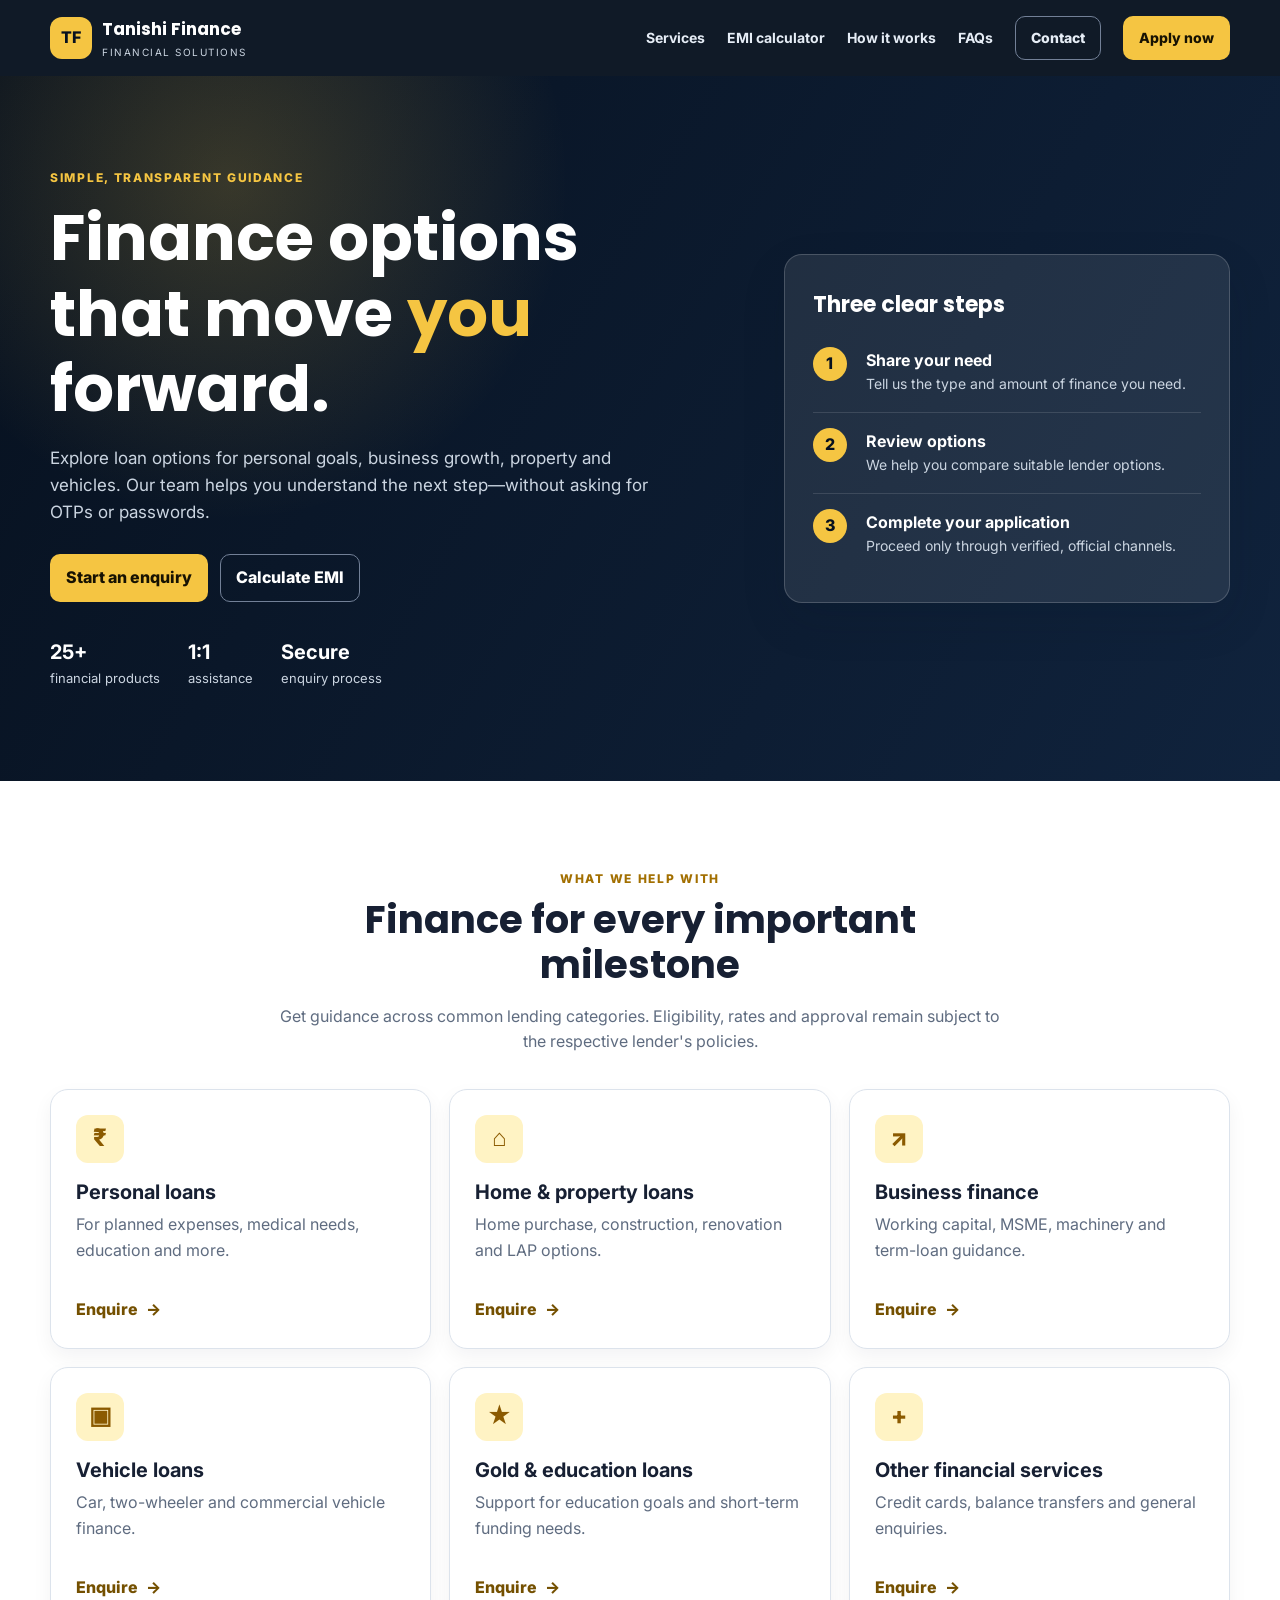
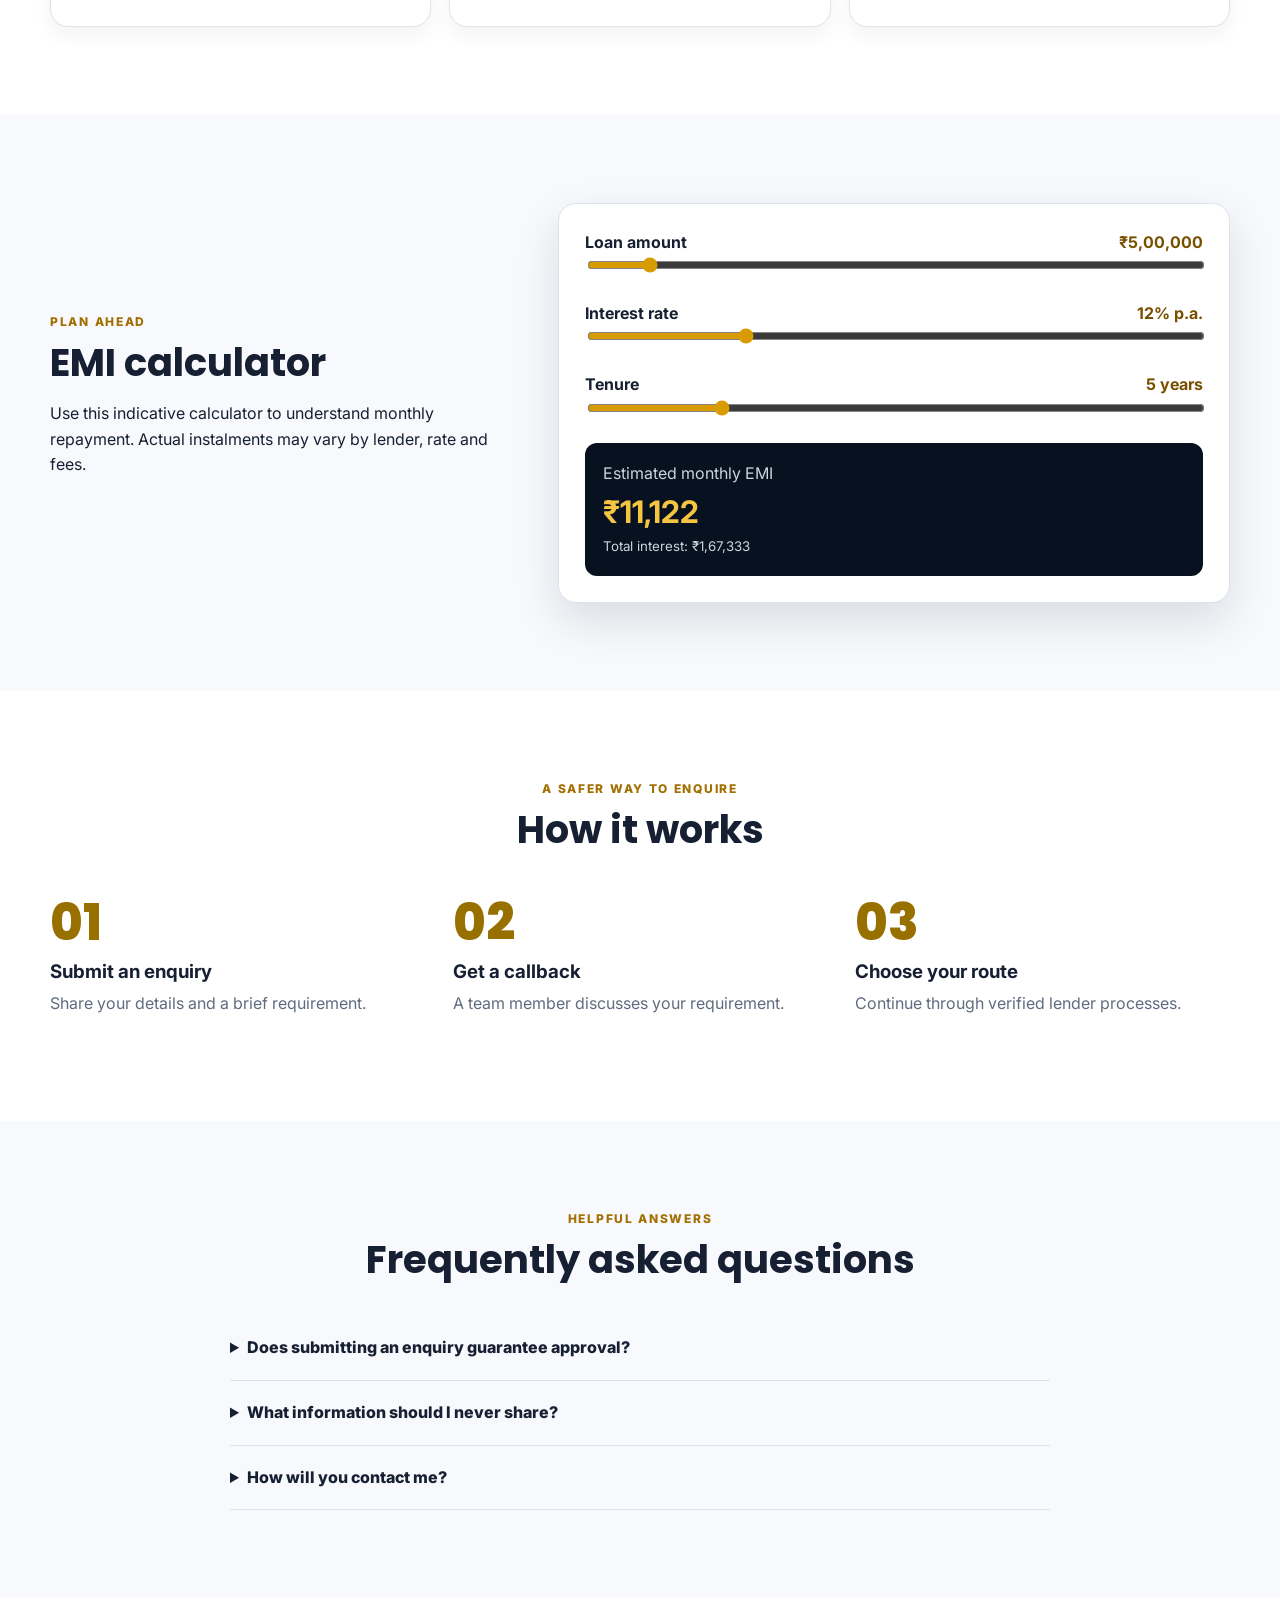
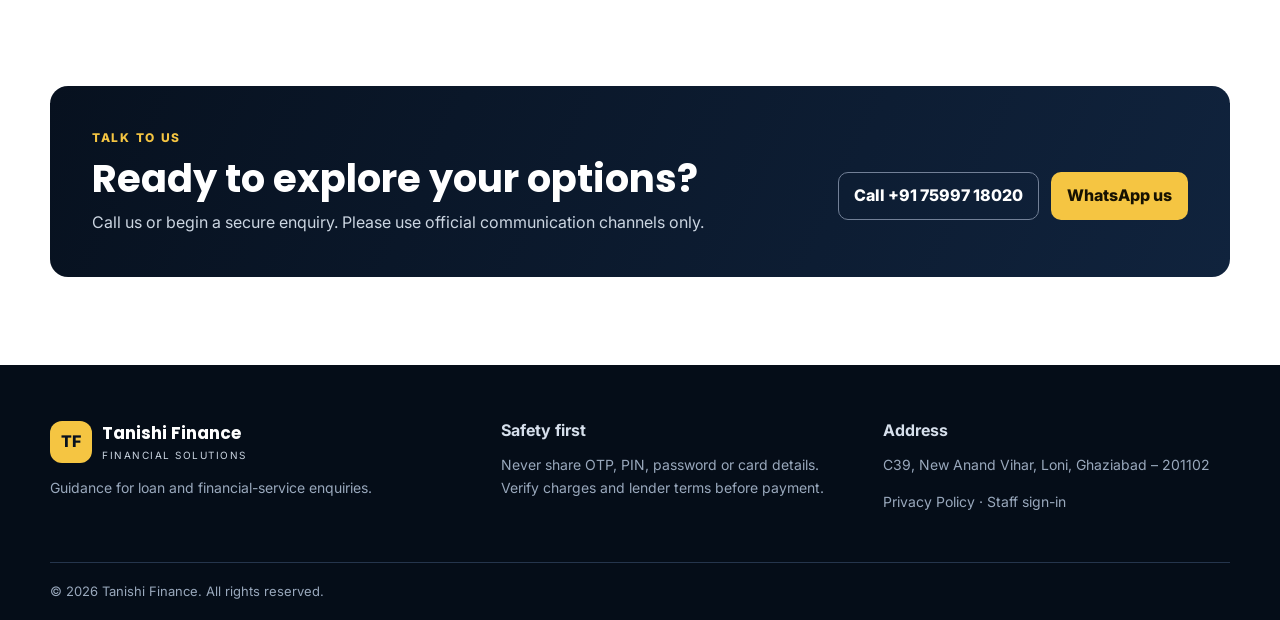
<file: index.html>
<!doctype html>
<html lang="en">
<head>
  <meta charset="utf-8">
  <meta name="viewport" content="width=device-width, initial-scale=1">
  <meta name="description" content="Tanishi Finance helps customers explore loan and financial-service options with trusted lender partners.">
  <meta name="theme-color" content="#07111f">
  <link rel="icon" href="favicon.svg" type="image/svg+xml">
  <link rel="canonical" href="https://tanishifinance.example/">
  <meta property="og:title" content="Tanishi Finance | Loans & Financial Services">
  <meta property="og:description" content="Clear guidance for personal, business, home and vehicle finance.">
  <meta property="og:type" content="website">
  <title>Tanishi Finance | Loans & Financial Services</title>
  <link rel="preconnect" href="https://fonts.googleapis.com">
  <link rel="preconnect" href="https://fonts.gstatic.com" crossorigin>
  <link href="https://fonts.googleapis.com/css2?family=Inter:wght@400;500;600;700;800&family=Poppins:wght@600;700;800&display=swap" rel="stylesheet">
  <link rel="stylesheet" href="css/variables.css">
  <link rel="stylesheet" href="css/style.css">
  <link rel="stylesheet" href="css/responsive.css">
  <script type="application/ld+json">{"@context":"https://schema.org","@type":"FinancialService","name":"Tanishi Finance","telephone":"+91-75997-18020","address":{"@type":"PostalAddress","streetAddress":"C39, New Anand Vihar, Loni","addressLocality":"Ghaziabad","postalCode":"201102","addressCountry":"IN"}}</script>
</head>
<body>
  <a class="skip-link" href="#main-content">Skip to content</a>
  <header class="site-header">
    <nav class="container navbar" aria-label="Primary navigation">
      <a class="brand" href="#home" aria-label="Tanishi Finance home"><span class="brand-mark" aria-hidden="true">TF</span><span><strong>Tanishi Finance</strong><small>Financial solutions</small></span></a>
      <button class="menu-button" type="button" aria-expanded="false" aria-controls="primary-menu" aria-label="Open menu">☰</button>
      <div class="nav-menu" id="primary-menu"><a href="#services">Services</a><a href="#calculator">EMI calculator</a><a href="#process">How it works</a><a href="#faqs">FAQs</a><a class="btn btn-outline" href="#contact">Contact</a><button class="btn btn-primary" type="button" data-open-apply>Apply now</button></div>
    </nav>
  </header>
  <main id="main-content">
    <section class="hero" id="home"><div class="container hero-grid"><div><p class="eyebrow">Simple, transparent guidance</p><h1>Finance options that move <span>you</span> forward.</h1><p class="lead">Explore loan options for personal goals, business growth, property and vehicles. Our team helps you understand the next step—without asking for OTPs or passwords.</p><div class="hero-actions"><button class="btn btn-primary" type="button" data-open-apply>Start an enquiry</button><a class="btn btn-outline" href="#calculator">Calculate EMI</a></div><ul class="trust-list"><li><b>25+</b> financial products</li><li><b>1:1</b> assistance</li><li><b>Secure</b> enquiry process</li></ul></div><aside class="hero-card" aria-label="Application process"><h2>Three clear steps</h2><ol><li><b>Share your need</b><span>Tell us the type and amount of finance you need.</span></li><li><b>Review options</b><span>We help you compare suitable lender options.</span></li><li><b>Complete your application</b><span>Proceed only through verified, official channels.</span></li></ol></aside></div></section>
    <section class="section" id="services"><div class="container"><div class="section-heading"><p class="eyebrow">What we help with</p><h2>Finance for every important milestone</h2><p>Get guidance across common lending categories. Eligibility, rates and approval remain subject to the respective lender's policies.</p></div><div class="card-grid"><article class="card"><span class="card-icon">₹</span><h3>Personal loans</h3><p>For planned expenses, medical needs, education and more.</p><button class="text-button" type="button" data-service="Personal Loan" data-open-apply>Enquire <span>→</span></button></article><article class="card"><span class="card-icon">⌂</span><h3>Home & property loans</h3><p>Home purchase, construction, renovation and LAP options.</p><button class="text-button" type="button" data-service="Home Loan" data-open-apply>Enquire <span>→</span></button></article><article class="card"><span class="card-icon">↗</span><h3>Business finance</h3><p>Working capital, MSME, machinery and term-loan guidance.</p><button class="text-button" type="button" data-service="Business Loan" data-open-apply>Enquire <span>→</span></button></article><article class="card"><span class="card-icon">▣</span><h3>Vehicle loans</h3><p>Car, two-wheeler and commercial vehicle finance.</p><button class="text-button" type="button" data-service="Vehicle Loan" data-open-apply>Enquire <span>→</span></button></article><article class="card"><span class="card-icon">★</span><h3>Gold & education loans</h3><p>Support for education goals and short-term funding needs.</p><button class="text-button" type="button" data-service="Education Loan" data-open-apply>Enquire <span>→</span></button></article><article class="card"><span class="card-icon">+</span><h3>Other financial services</h3><p>Credit cards, balance transfers and general enquiries.</p><button class="text-button" type="button" data-service="General Enquiry" data-open-apply>Enquire <span>→</span></button></article></div></div></section>
    <section class="section section-alt" id="calculator"><div class="container calculator-layout"><div><p class="eyebrow">Plan ahead</p><h2>EMI calculator</h2><p>Use this indicative calculator to understand monthly repayment. Actual instalments may vary by lender, rate and fees.</p></div><form class="calculator" id="emi-form"><label>Loan amount <output id="amount-output">₹5,00,000</output><input id="loan-amount" type="range" min="50000" max="5000000" step="50000" value="500000"></label><label>Interest rate <output id="rate-output">12% p.a.</output><input id="interest-rate" type="range" min="6" max="30" step="0.1" value="12"></label><label>Tenure <output id="term-output">5 years</output><input id="loan-term" type="range" min="1" max="20" step="1" value="5"></label><div class="emi-result"><span>Estimated monthly EMI</span><strong id="emi-output" aria-live="polite">₹11,122</strong><small id="interest-output">Total interest: ₹1,67,320</small></div></form></div></section>
    <section class="section" id="process"><div class="container"><div class="section-heading"><p class="eyebrow">A safer way to enquire</p><h2>How it works</h2></div><ol class="process"><li><span>01</span><h3>Submit an enquiry</h3><p>Share your details and a brief requirement.</p></li><li><span>02</span><h3>Get a callback</h3><p>A team member discusses your requirement.</p></li><li><span>03</span><h3>Choose your route</h3><p>Continue through verified lender processes.</p></li></ol></div></section>
    <section class="section section-alt" id="faqs"><div class="container narrow"><div class="section-heading"><p class="eyebrow">Helpful answers</p><h2>Frequently asked questions</h2></div><div class="faq-list"><details><summary>Does submitting an enquiry guarantee approval?</summary><p>No. All approvals, interest rates and terms are decided by the lender after their assessment.</p></details><details><summary>What information should I never share?</summary><p>Never share your OTP, ATM PIN, UPI PIN, passwords or card CVV with anyone.</p></details><details><summary>How will you contact me?</summary><p>Our team may call you using the phone number you provide to discuss your enquiry.</p></details></div></div></section>
    <section class="section" id="contact"><div class="container contact-panel"><div><p class="eyebrow">Talk to us</p><h2>Ready to explore your options?</h2><p>Call us or begin a secure enquiry. Please use official communication channels only.</p></div><div class="contact-actions"><a class="btn btn-outline" href="tel:+917599718020">Call +91 75997 18020</a><a class="btn btn-primary" href="https://wa.me/917599718020" target="_blank" rel="noopener">WhatsApp us</a></div></div></section>
  </main>
  <footer><div class="container footer-grid"><div><a class="brand" href="#home"><span class="brand-mark">TF</span><span><strong>Tanishi Finance</strong><small>Financial solutions</small></span></a><p>Guidance for loan and financial-service enquiries.</p></div><div><h2>Safety first</h2><p>Never share OTP, PIN, password or card details. Verify charges and lender terms before payment.</p></div><div><h2>Address</h2><p>C39, New Anand Vihar, Loni, Ghaziabad – 201102</p><p><a href="privacy.html">Privacy Policy</a> · <a href="admin.html">Staff sign-in</a></p></div></div><div class="container copyright">© <span data-current-year></span> Tanishi Finance. All rights reserved.</div></footer>
  <dialog class="modal" id="apply-modal" aria-labelledby="application-title"><form id="application-form" novalidate><div class="modal-header"><h2 id="application-title">Start your enquiry</h2><button class="icon-button" type="button" data-close-modal aria-label="Close application form">×</button></div><p class="form-intro">Do not enter OTPs, passwords, PINs, card numbers or other confidential credentials.</p><div class="form-grid"><label>Full name <input name="name" required maxlength="80" autocomplete="name"></label><label>Mobile number <input name="mobile" required inputmode="numeric" maxlength="10" autocomplete="tel" placeholder="10-digit mobile number"></label><label>Service <select name="service" required><option value="">Select a service</option><option>Personal Loan</option><option>Business Loan</option><option>Home Loan</option><option>Vehicle Loan</option><option>Education Loan</option><option>General Enquiry</option></select></label><label>City <input name="city" maxlength="60" autocomplete="address-level2"></label><label class="full">Requirement <textarea name="message" maxlength="500" rows="4" placeholder="Briefly describe your requirement"></textarea></label><label class="full"><input name="consent" type="checkbox" required> I agree that Tanishi Finance may contact me, as described in the <a href="privacy.html" target="_blank">Privacy Policy</a>.</label><label class="honeypot" aria-hidden="true">Leave empty <input name="website" tabindex="-1" autocomplete="off"></label></div><p class="form-error" id="form-error" role="alert" aria-live="assertive"></p><button class="btn btn-primary full-width" type="submit">Submit enquiry</button></form><div class="success-message" id="success-message" hidden><h2>Enquiry received</h2><p>Your reference ID is <strong id="reference-id"></strong>. A team member will contact you soon.</p><button class="btn btn-primary" type="button" data-close-modal>Done</button></div></dialog>
  <div class="toast" id="toast" role="status" aria-live="polite"></div>
  <script type="module" src="js/app.js"></script>
</body>
</html>
</file>
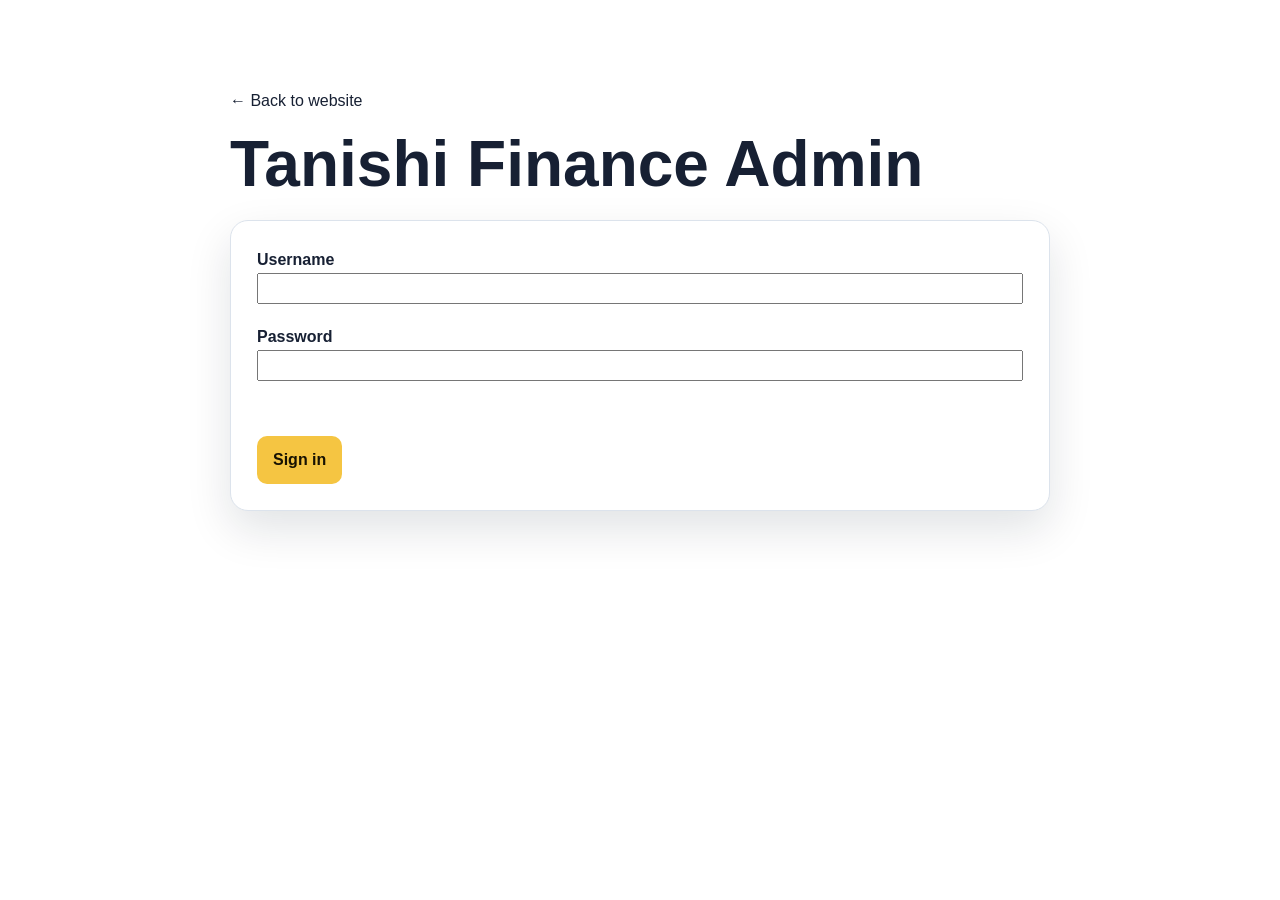
<file: admin.html>
<!doctype html>
<html lang="en"><head><meta charset="utf-8"><meta name="viewport" content="width=device-width,initial-scale=1"><meta name="robots" content="noindex,nofollow"><title>Admin | Tanishi Finance</title><link rel="stylesheet" href="css/variables.css"><link rel="stylesheet" href="css/style.css"><link rel="stylesheet" href="css/responsive.css"></head>
<body><main class="section"><div class="container narrow"><a href="index.html">← Back to website</a><h1>Tanishi Finance Admin</h1><form id="login-form" class="calculator"><label>Username<input name="username" required autocomplete="username"></label><label>Password<input name="password" required type="password" autocomplete="current-password"></label><p class="form-error" id="login-error" role="alert"></p><button class="btn btn-primary" type="submit">Sign in</button></form><section id="dashboard" hidden><div class="contact-panel"><div><p class="eyebrow">Secure area</p><h2>Lead dashboard</h2></div><div class="contact-actions"><a class="btn btn-outline" href="/api/admin/leads.csv">Export CSV</a><button class="btn btn-primary" id="logout-button" type="button">Sign out</button></div></div><div class="table-scroll"><table><thead><tr><th>Reference</th><th>Name</th><th>Mobile</th><th>Service</th><th>City</th><th>Created</th><th>Status</th></tr></thead><tbody id="leads"></tbody></table></div><p id="empty-state" hidden>No enquiries yet.</p></section></div></main><script type="module" src="js/admin.js"></script></body></html>
</file>
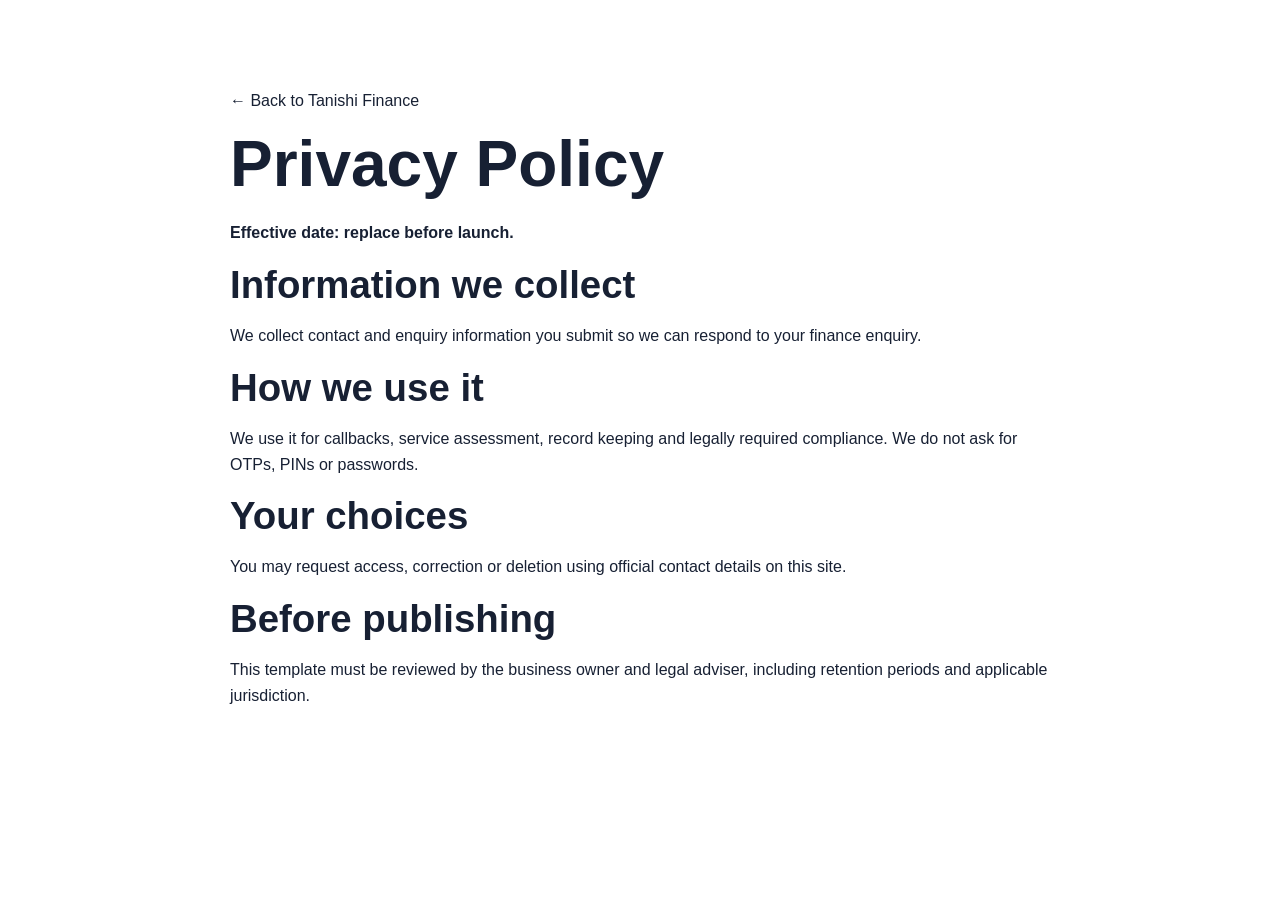
<file: privacy.html>
<!doctype html><html lang="en"><head><meta charset="utf-8"><meta name="viewport" content="width=device-width,initial-scale=1"><title>Privacy Policy | Tanishi Finance</title><link rel="stylesheet" href="css/variables.css"><link rel="stylesheet" href="css/style.css"></head><body><main class="section"><article class="container narrow"><a href="index.html">← Back to Tanishi Finance</a><h1>Privacy Policy</h1><p><strong>Effective date: replace before launch.</strong></p><h2>Information we collect</h2><p>We collect contact and enquiry information you submit so we can respond to your finance enquiry.</p><h2>How we use it</h2><p>We use it for callbacks, service assessment, record keeping and legally required compliance. We do not ask for OTPs, PINs or passwords.</p><h2>Your choices</h2><p>You may request access, correction or deletion using official contact details on this site.</p><h2>Before publishing</h2><p>This template must be reviewed by the business owner and legal adviser, including retention periods and applicable jurisdiction.</p></article></main></body></html>
</file>
<file: css/variables.css>
:root { --navy:#07111f; --navy-2:#10233d; --gold:#f5c542; --gold-light:#fff3c4; --ink:#172033; --muted:#5f6c80; --surface:#fff; --surface-alt:#f7f9fc; --line:#dce3ec; --danger:#b42318; --radius:18px; --shadow:0 18px 45px rgb(8 24 45 / 12%); --container:1180px; }
</file>
<file: css/style.css>
*{box-sizing:border-box}html{scroll-behavior:smooth}body{margin:0;background:var(--surface);color:var(--ink);font:16px/1.6 Inter,Arial,sans-serif}button,input,select,textarea{font:inherit}button{cursor:pointer}a{color:inherit;text-decoration:none}.container{width:min(var(--container),calc(100% - 40px));margin:auto}.skip-link{position:fixed;left:12px;top:-50px;z-index:100;transition:.2s;background:#fff;color:#000;padding:8px 12px}.skip-link:focus{top:12px}.site-header{position:sticky;z-index:10;top:0;background:rgb(7 17 31 / 96%);backdrop-filter:blur(12px)}.navbar{min-height:76px;display:flex;align-items:center;justify-content:space-between;gap:18px}.brand{display:flex;align-items:center;gap:10px;color:#fff}.brand strong{font-family:Poppins,sans-serif;display:block;font-size:17px}.brand small{display:block;color:#cbd5e1;font-size:10px;letter-spacing:1.5px;text-transform:uppercase}.brand-mark{width:42px;height:42px;display:grid;place-items:center;border-radius:12px;background:var(--gold);color:var(--navy);font-weight:800}.nav-menu{display:flex;align-items:center;gap:22px;color:#e6edf6;font-size:14px;font-weight:700}.nav-menu a:not(.btn):hover,.nav-menu a:not(.btn):focus{color:var(--gold)}.menu-button{display:none;color:#fff;background:none;border:1px solid #536073;border-radius:8px;padding:7px 10px}.btn{border:1px solid transparent;border-radius:10px;padding:10px 15px;font-weight:800;transition:transform .2s,background .2s}.btn:hover{transform:translateY(-2px)}.btn-primary{background:var(--gold);color:#171202}.btn-outline{border-color:#728097;color:inherit;background:transparent}.hero{color:#fff;background:radial-gradient(circle at 18% 15%,rgb(245 197 66 / 20%),transparent 28%),linear-gradient(120deg,var(--navy),var(--navy-2))}.hero-grid{display:grid;grid-template-columns:1.2fr .8fr;gap:64px;padding:92px 0;align-items:center}.eyebrow{margin:0;color:#a26f00;font-weight:800;font-size:12px;letter-spacing:1.7px;text-transform:uppercase}.hero .eyebrow{color:var(--gold)}h1,h2,h3{line-height:1.18}h1,h2{font-family:Poppins,sans-serif}h1{font-size:clamp(40px,5vw,68px);margin:13px 0 18px}.hero h1 span{color:var(--gold)}h2{font-size:clamp(28px,3vw,40px);margin:9px 0 14px}.lead{max-width:620px;color:#cbd5e1;font-size:17px}.hero-actions,.contact-actions{display:flex;gap:12px;flex-wrap:wrap;margin-top:28px}.trust-list{padding:0;margin:34px 0 0;display:flex;gap:28px;list-style:none;color:#cbd5e1;font-size:13px}.trust-list b{display:block;color:#fff;font-size:20px}.hero-card{padding:28px;background:rgb(255 255 255 / 9%);border:1px solid rgb(255 255 255 / 18%);border-radius:var(--radius);box-shadow:var(--shadow)}.hero-card h2{font-size:22px}.hero-card ol{padding:0;margin:0;list-style:none;counter-reset:steps}.hero-card li{counter-increment:steps;position:relative;padding:16px 0 16px 53px;border-bottom:1px solid rgb(255 255 255 / 12%)}.hero-card li:last-child{border:0}.hero-card li::before{content:counter(steps);position:absolute;left:0;top:15px;width:34px;height:34px;border-radius:50%;display:grid;place-items:center;background:var(--gold);color:var(--navy);font-weight:800}.hero-card b,.hero-card span{display:block}.hero-card span{color:#cbd5e1;font-size:14px}.section{padding:88px 0}.section-alt{background:var(--surface-alt)}.section-heading{max-width:730px;margin:0 auto 34px;text-align:center}.section-heading>p:last-child{color:var(--muted)}.card-grid{display:grid;grid-template-columns:repeat(3,1fr);gap:18px}.card{display:flex;flex-direction:column;min-height:260px;padding:25px;background:#fff;border:1px solid var(--line);border-radius:var(--radius);box-shadow:0 8px 20px rgb(8 24 45 / 5%);transition:transform .2s,box-shadow .2s}.card:hover{transform:translateY(-5px);box-shadow:var(--shadow)}.card-icon{width:48px;height:48px;display:grid;place-items:center;border-radius:12px;background:var(--gold-light);color:#8b5a00;font-size:24px;font-weight:800}.card h3{margin:18px 0 8px;font-size:20px}.card p{margin:0;color:var(--muted)}.text-button{margin-top:auto;padding:18px 0 0;color:#745000;text-align:left;border:0;background:none;font-weight:800}.text-button span{margin-left:5px}.calculator-layout{display:grid;grid-template-columns:.8fr 1.2fr;gap:60px;align-items:center}.calculator{padding:26px;background:#fff;border:1px solid var(--line);border-radius:var(--radius);box-shadow:var(--shadow)}.calculator label{display:block;margin-bottom:20px;font-weight:700}.calculator output{float:right;color:#785000}.calculator input{width:100%;accent-color:#d89b00}.emi-result{padding:18px;border-radius:12px;background:var(--navy);color:#fff}.emi-result span,.emi-result small{display:block;color:#cbd5e1}.emi-result strong{display:block;font-size:31px;color:var(--gold)}.process{display:grid;grid-template-columns:repeat(3,1fr);gap:28px;padding:0;list-style:none}.process span{color:#987000;font:800 50px Poppins,sans-serif}.process h3{margin:0 0 8px}.process p{margin:0;color:var(--muted)}.narrow{max-width:820px}.faq-list details{padding:19px 0;border-bottom:1px solid var(--line)}.faq-list summary{cursor:pointer;font-weight:800}.faq-list p{color:var(--muted);margin-bottom:0}.contact-panel{display:flex;align-items:center;justify-content:space-between;gap:36px;padding:42px;border-radius:var(--radius);color:#fff;background:linear-gradient(115deg,var(--navy),var(--navy-2))}.contact-panel .eyebrow{color:var(--gold)}.contact-panel h2{margin-bottom:8px}.contact-panel p:not(.eyebrow){margin:0;color:#cbd5e1}footer{padding:55px 0 18px;background:#050d18;color:#d6dfeb}.footer-grid{display:grid;grid-template-columns:1.2fr 1fr 1fr;gap:35px}.footer-grid p{color:#99a8bc;font-size:14px}.footer-grid h2{margin:0;font:700 16px Inter,sans-serif}.copyright{margin-top:35px;padding-top:18px;border-top:1px solid #25354c;color:#99a8bc;font-size:13px}.modal{width:min(680px,calc(100% - 28px));border:0;border-radius:var(--radius);padding:0;box-shadow:var(--shadow)}.modal::backdrop{background:rgb(0 0 0 / 66%)}.modal form,.success-message{padding:25px}.modal-header{display:flex;align-items:start;justify-content:space-between;gap:15px}.modal-header h2{font-size:23px;margin:0}.icon-button{border:0;background:transparent;font-size:30px;line-height:1}.form-intro{padding:10px 12px;background:#fff4e8;color:#6b3d00;border-radius:8px;font-size:13px}.form-grid{display:grid;grid-template-columns:1fr 1fr;gap:16px}.form-grid label{font-weight:700;font-size:14px}.form-grid input,.form-grid select,.form-grid textarea{display:block;width:100%;margin-top:5px;padding:10px;border:1px solid #aeb9c8;border-radius:8px}.form-grid textarea{resize:vertical}.full{grid-column:1/-1}.full-width{width:100%;margin-top:18px}.form-error{min-height:21px;color:var(--danger);font-size:14px}.success-message h2{margin-top:0}.toast{position:fixed;right:18px;bottom:18px;max-width:330px;padding:12px 16px;border-radius:10px;background:#132239;color:#fff;box-shadow:var(--shadow);opacity:0;transform:translateY(10px);pointer-events:none;transition:.2s}.toast.visible{opacity:1;transform:none}@media(prefers-reduced-motion:reduce){*,*:before,*:after{scroll-behavior:auto;transition:none}}
</file>
<file: css/responsive.css>
.honeypot{position:absolute;left:-10000px;width:1px;height:1px;overflow:hidden}.table-scroll{margin-top:28px;overflow:auto}.table-scroll table{width:100%;border-collapse:collapse}.table-scroll th,.table-scroll td{padding:11px;border-bottom:1px solid var(--line);text-align:left;font-size:13px}.table-scroll select{padding:6px;border:1px solid var(--line);border-radius:6px}@media(max-width:800px){.menu-button{display:block}.nav-menu{position:absolute;display:none;top:76px;left:0;right:0;padding:18px 20px;background:var(--navy);border-top:1px solid #334155;align-items:stretch;flex-direction:column}.nav-menu.is-open{display:flex}.hero-grid,.calculator-layout{grid-template-columns:1fr;gap:35px;padding:64px 0}.hero-card{max-width:600px}.card-grid{grid-template-columns:repeat(2,1fr)}.process{grid-template-columns:1fr;gap:16px}.contact-panel{align-items:flex-start;flex-direction:column}.footer-grid{grid-template-columns:1fr 1fr}}@media(max-width:520px){.container{width:min(100% - 28px,var(--container))}.section{padding:62px 0}.card-grid,.footer-grid,.form-grid{grid-template-columns:1fr}.trust-list{gap:16px}.trust-list b{font-size:17px}.nav-menu{top:70px}.navbar{min-height:70px}.btn{padding:9px 12px}.hero-actions .btn{width:100%;text-align:center}.contact-actions{width:100%}.contact-actions .btn{flex:1;text-align:center}}
</file>
